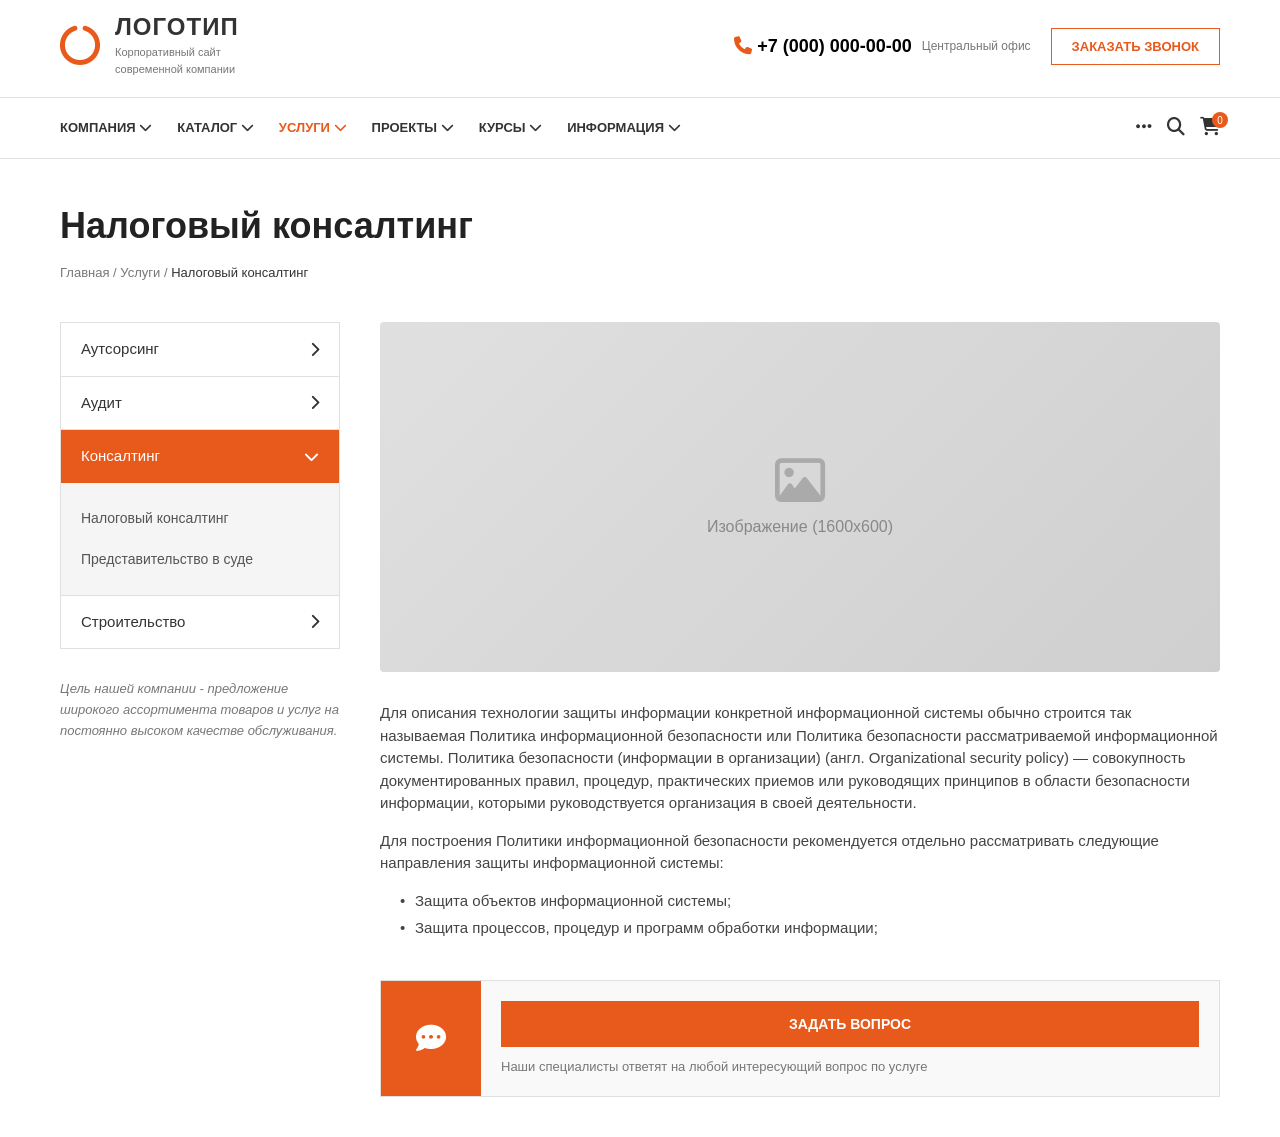
<file: index.html>
<!DOCTYPE html>
<html lang="ru">
<head>
    <meta charset="UTF-8">
    <meta name="viewport" content="width=device-width, initial-scale=1.0">
    <title>Логотип — Налоговый консалтинг</title>
    <link rel="stylesheet" href="style.css">
    <!-- Иконки (подключим шрифт, чтобы не тащить SVG) -->
    <link rel="stylesheet" href="https://cdnjs.cloudflare.com/ajax/libs/font-awesome/6.4.0/css/all.min.css">
</head>
<body>

    <!-- ШАПКА -->
    <header class="header">
        <div class="container header__container">
            <div class="logo">
                <div class="logo__icon"><i class="fa-solid fa-circle-notch"></i></div>
                <div class="logo__text">
                    <span class="logo__title">логотип</span>
                    <span class="logo__subtitle">Корпоративный сайт<br>современной компании</span>
                </div>
            </div>
            
            <div class="header__contacts">
                <a href="tel:+70000000000" class="header__phone">
                    <i class="fa-solid fa-phone"></i> +7 (000) 000-00-00
                </a>
                <span class="header__desc">Центральный офис</span>
                <button class="btn btn--outline">ЗАКАЗАТЬ ЗВОНОК</button>
            </div>
        </div>

        <!-- НАВИГАЦИЯ -->
        <nav class="nav">
            <div class="container nav__container">
                <ul class="nav__list">
                    <li><a href="#">КОМПАНИЯ <i class="fa-solid fa-chevron-down"></i></a></li>
                    <li><a href="#">КАТАЛОГ <i class="fa-solid fa-chevron-down"></i></a></li>
                    <li><a href="#" class="active">УСЛУГИ <i class="fa-solid fa-chevron-down"></i></a></li>
                    <li><a href="#">ПРОЕКТЫ <i class="fa-solid fa-chevron-down"></i></a></li>
                    <li><a href="#">КУРСЫ <i class="fa-solid fa-chevron-down"></i></a></li>
                    <li><a href="#">ИНФОРМАЦИЯ <i class="fa-solid fa-chevron-down"></i></a></li>
                </ul>
                <div class="nav__actions">
                    <button class="icon-btn"><i class="fa-solid fa-ellipsis"></i></button>
                    <button class="icon-btn"><i class="fa-solid fa-magnifying-glass"></i></button>
                    <button class="icon-btn cart-btn">
                        <i class="fa-solid fa-cart-shopping"></i>
                        <span class="cart-badge">0</span>
                    </button>
                </div>
            </div>
        </nav>
    </header>

    <!-- ОСНОВНОЙ КОНТЕНТ -->
    <main class="main">
        <div class="container">
            <!-- Хлебные крошки и заголовок -->
            <div class="page-header">
                <h1 class="page-title">Налоговый консалтинг</h1>
                <div class="breadcrumbs">
                    <a href="#">Главная</a> / <a href="#">Услуги</a> / <span>Налоговый консалтинг</span>
                </div>
            </div>

            <div class="layout">
                <!-- САЙДБАР -->
                <aside class="sidebar">
                    <ul class="sidebar__menu">
                        <li><a href="#">Аутсорсинг <i class="fa-solid fa-chevron-right"></i></a></li>
                        <li><a href="#">Аудит <i class="fa-solid fa-chevron-right"></i></a></li>
                        <li class="active">
                            <a href="#">Консалтинг <i class="fa-solid fa-chevron-down"></i></a>
                            <ul class="sidebar__submenu">
                                <li><a href="#">Налоговый консалтинг</a></li>
                                <li><a href="#">Представительство в суде</a></li>
                            </ul>
                        </li>
                        <li><a href="#">Строительство <i class="fa-solid fa-chevron-right"></i></a></li>
                    </ul>

                    <div class="sidebar__text">
                        <p>Цель нашей компании - предложение широкого ассортимента товаров и услуг на постоянно высоком качестве обслуживания.</p>
                    </div>
                </aside>

                <!-- КОНТЕНТ -->
                <div class="content">
                    <!-- Картинка-заглушка -->
                    <div class="content__image placeholder-img">
                        <!-- Здесь могла быть ваша картинка -->
                        <i class="fa-regular fa-image"></i>
                        <span>Изображение (1600x600)</span>
                    </div>

                    <div class="content__text">
                        <p>Для описания технологии защиты информации конкретной информационной системы обычно строится так называемая Политика информационной безопасности или Политика безопасности рассматриваемой информационной системы. Политика безопасности (информации в организации) (англ. Organizational security policy) — совокупность документированных правил, процедур, практических приемов или руководящих принципов в области безопасности информации, которыми руководствуется организация в своей деятельности.</p>
                        
                        <p>Для построения Политики информационной безопасности рекомендуется отдельно рассматривать следующие направления защиты информационной системы:</p>
                        <ul>
                            <li>Защита объектов информационной системы;</li>
                            <li>Защита процессов, процедур и программ обработки информации;</li>
                        </ul>
                    </div>

                    <!-- Блок с вопросом -->
                    <div class="ask-block">
                        <div class="ask-block__icon">
                            <i class="fa-solid fa-comment-dots"></i>
                        </div>
                        <div class="ask-block__text">
                            <button class="btn btn--primary">ЗАДАТЬ ВОПРОС</button>
                            <p>Наши специалисты ответят на любой интересующий вопрос по услуге</p>
                        </div>
                    </div>
                </div>
            </div>
        </div>
    </main>

</body>
</html>
</file>
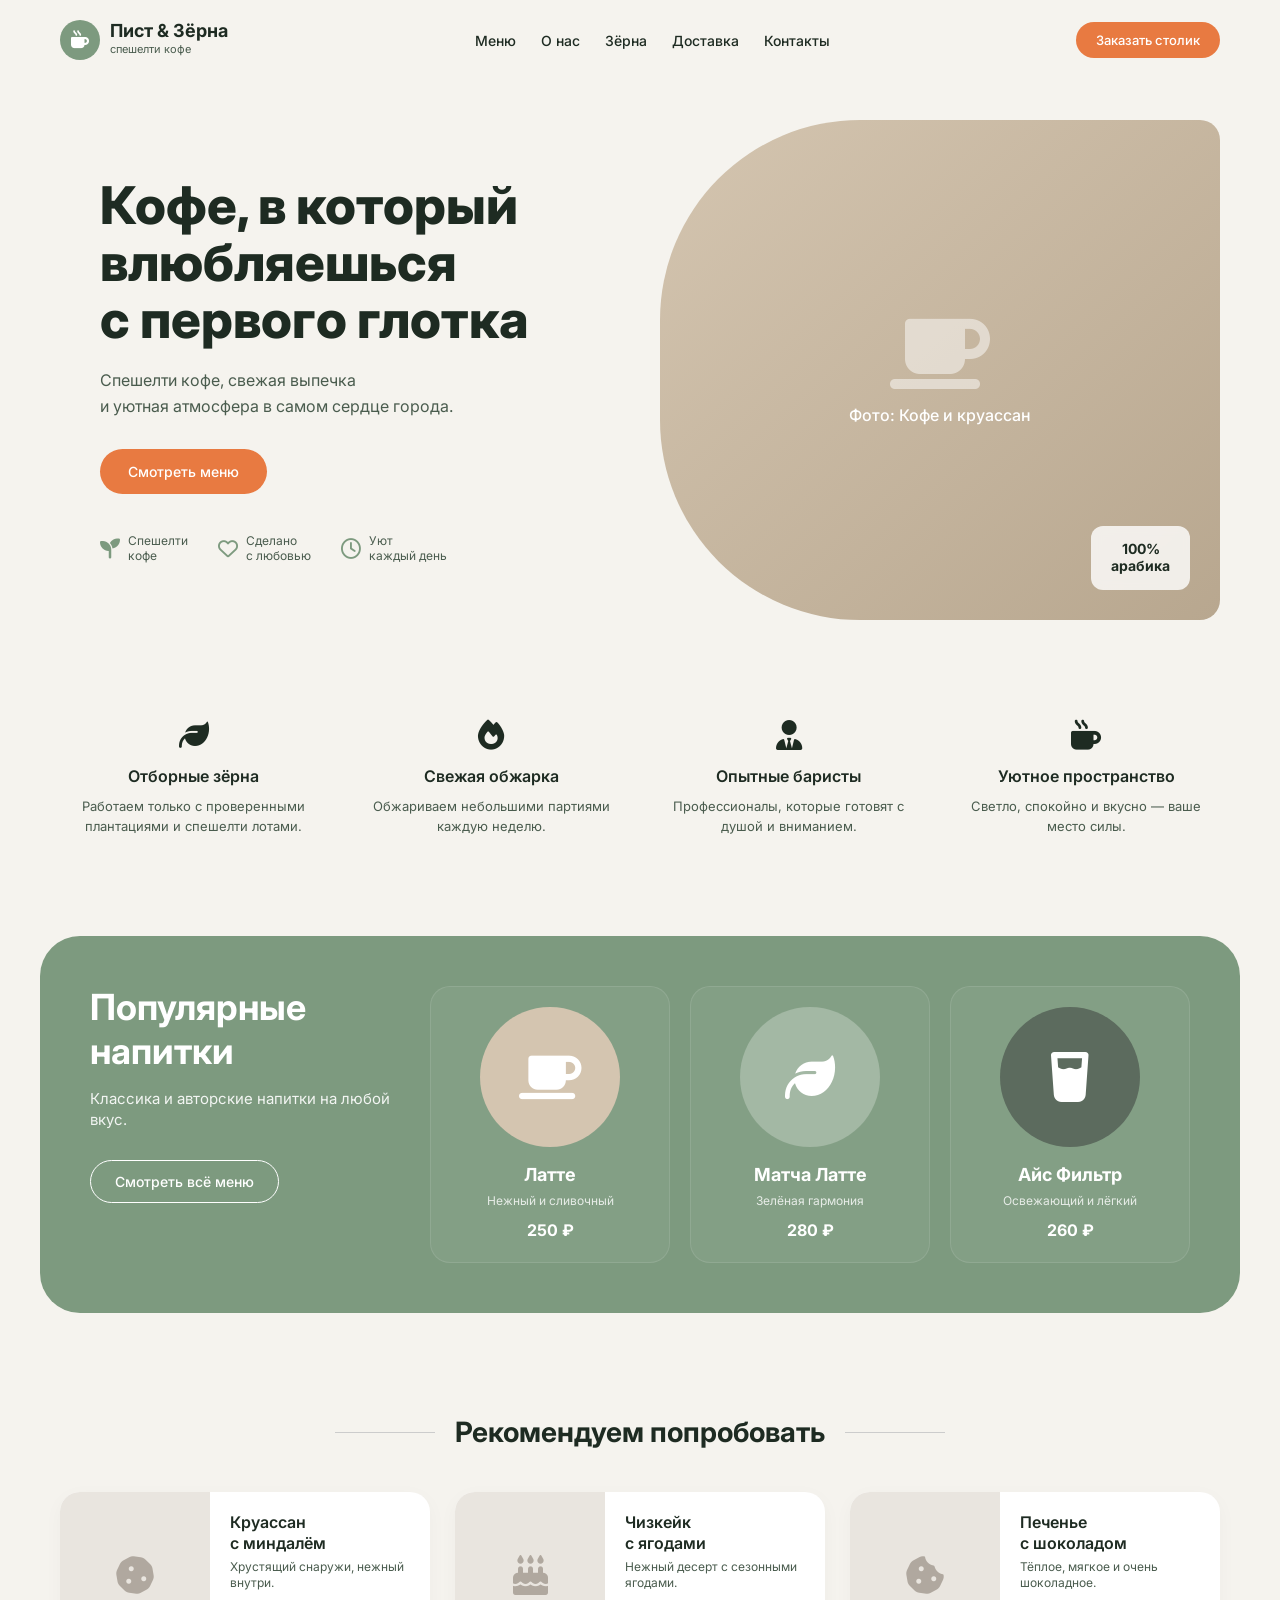
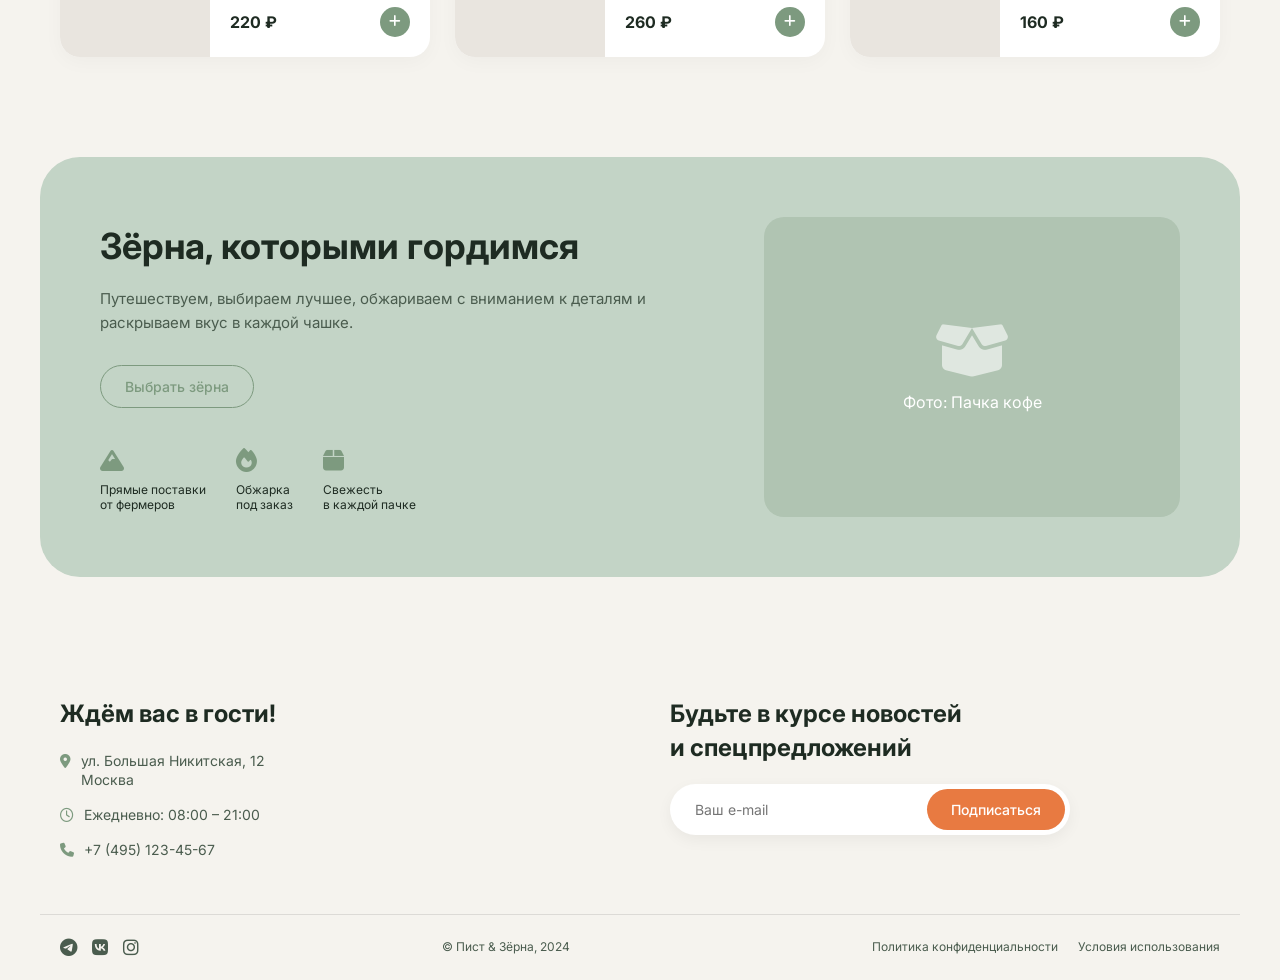
<file: index2.html>
<!DOCTYPE html>
<html lang="ru">
<head>
    <meta charset="UTF-8">
    <meta name="viewport" content="width=device-width, initial-scale=1.0">
    <title>Пист & Зёрна — Спешелти кофе</title>
    <!-- Ссылка на файл стилей style2.css -->
    <link rel="stylesheet" href="style2.css">
    <!-- Иконки FontAwesome -->
    <link rel="stylesheet" href="https://cdnjs.cloudflare.com/ajax/libs/font-awesome/6.4.0/css/all.min.css">
    <!-- Шрифт Inter -->
    <link rel="preconnect" href="https://fonts.googleapis.com">
    <link rel="preconnect" href="https://fonts.gstatic.com" crossorigin>
    <link href="https://fonts.googleapis.com/css2?family=Inter:wght@400;500;600;700;800&display=swap" rel="stylesheet">
</head>
<body>

    <!-- ШАПКА -->
    <header class="header">
        <div class="container header__container">
            <div class="logo">
                <div class="logo__icon"><i class="fa-solid fa-mug-hot"></i></div>
                <div class="logo__text">
                    <span class="logo__title">Пист & Зёрна</span>
                    <span class="logo__subtitle">спешелти кофе</span>
                </div>
            </div>
            <nav class="nav">
                <ul class="nav__list">
                    <li><a href="#">Меню</a></li>
                    <li><a href="#">О нас</a></li>
                    <li><a href="#">Зёрна</a></li>
                    <li><a href="#">Доставка</a></li>
                    <li><a href="#">Контакты</a></li>
                </ul>
            </nav>
            <button class="btn btn--primary btn--sm">Заказать столик</button>
        </div>
    </header>

    <main>
        <!-- ГЕРОЙ-БЛОК -->
        <section class="hero">
            <div class="container hero__container">
                <div class="hero__content">
                    <h1 class="hero__title">Кофе, в который<br>влюбляешься<br>с первого глотка</h1>
                    <p class="hero__desc">Спешелти кофе, свежая выпечка<br>и уютная атмосфера в самом сердце города.</p>
                    <button class="btn btn--primary">Смотреть меню</button>
                    
                    <div class="hero__features">
                        <div class="feature-item">
                            <i class="fa-solid fa-seedling"></i>
                            <span>Спешелти<br>кофе</span>
                        </div>
                        <div class="feature-item">
                            <i class="fa-regular fa-heart"></i>
                            <span>Сделано<br>с любовью</span>
                        </div>
                        <div class="feature-item">
                            <i class="fa-regular fa-clock"></i>
                            <span>Уют<br>каждый день</span>
                        </div>
                    </div>
                </div>
                <div class="hero__image-wrapper">
                    <!-- Заглушка вместо фото -->
                    <div class="image-placeholder hero__placeholder">
                        <i class="fa-solid fa-mug-saucer"></i>
                        <span>Фото: Кофе и круассан</span>
                    </div>
                    <div class="badge">100%<br>арабика</div>
                </div>
            </div>
        </section>

        <!-- БЛОК ПРЕИМУЩЕСТВ -->
        <section class="features">
            <div class="container features__grid">
                <div class="feature-card">
                    <i class="fa-solid fa-leaf feature-card__icon"></i>
                    <h3>Отборные зёрна</h3>
                    <p>Работаем только с проверенными плантациями и спешелти лотами.</p>
                </div>
                <div class="feature-card">
                    <i class="fa-solid fa-fire feature-card__icon"></i>
                    <h3>Свежая обжарка</h3>
                    <p>Обжариваем небольшими партиями каждую неделю.</p>
                </div>
                <div class="feature-card">
                    <i class="fa-solid fa-user-tie feature-card__icon"></i>
                    <h3>Опытные баристы</h3>
                    <p>Профессионалы, которые готовят с душой и вниманием.</p>
                </div>
                <div class="feature-card">
                    <i class="fa-solid fa-mug-hot feature-card__icon"></i>
                    <h3>Уютное пространство</h3>
                    <p>Светло, спокойно и вкусно — ваше место силы.</p>
                </div>
            </div>
        </section>

        <!-- ПОПУЛЯРНЫЕ НАПИТКИ -->
        <section class="drinks">
            <div class="container drinks__container">
                <div class="drinks__intro">
                    <h2>Популярные<br>напитки</h2>
                    <p>Классика и авторские напитки на любой вкус.</p>
                    <button class="btn btn--outline-white">Смотреть всё меню</button>
                </div>
                <div class="drinks__grid">
                    <!-- Карточка 1 -->
                    <div class="drink-card">
                        <div class="drink-card__img placeholder-circle"><i class="fa-solid fa-mug-saucer"></i></div>
                        <h4>Латте</h4>
                        <p>Нежный и сливочный</p>
                        <span class="drink-card__price">250 ₽</span>
                    </div>
                    <!-- Карточка 2 -->
                    <div class="drink-card">
                        <div class="drink-card__img placeholder-circle green"><i class="fa-solid fa-leaf"></i></div>
                        <h4>Матча Латте</h4>
                        <p>Зелёная гармония</p>
                        <span class="drink-card__price">280 ₽</span>
                    </div>
                    <!-- Карточка 3 -->
                    <div class="drink-card">
                        <div class="drink-card__img placeholder-circle dark"><i class="fa-solid fa-glass-water"></i></div>
                        <h4>Айс Фильтр</h4>
                        <p>Освежающий и лёгкий</p>
                        <span class="drink-card__price">260 ₽</span>
                    </div>
                </div>
            </div>
        </section>

        <!-- РЕКОМЕНДУЕМ -->
        <section class="recommend">
            <div class="container">
                <div class="section-title-wrapper">
                    <span class="line"></span>
                    <h2 class="section-title">Рекомендуем попробовать</h2>
                    <span class="line"></span>
                </div>
                <div class="recommend__grid">
                    <!-- Карточка 1 -->
                    <div class="rec-card">
                        <div class="rec-card__img placeholder-rect"><i class="fa-solid fa-cookie"></i></div>
                        <div class="rec-card__info">
                            <h4>Круассан<br>с миндалём</h4>
                            <p>Хрустящий снаружи, нежный внутри.</p>
                            <div class="rec-card__footer">
                                <span>220 ₽</span>
                                <button class="btn-add"><i class="fa-solid fa-plus"></i></button>
                            </div>
                        </div>
                    </div>
                    <!-- Карточка 2 -->
                    <div class="rec-card">
                        <div class="rec-card__img placeholder-rect"><i class="fa-solid fa-cake-candles"></i></div>
                        <div class="rec-card__info">
                            <h4>Чизкейк<br>с ягодами</h4>
                            <p>Нежный десерт с сезонными ягодами.</p>
                            <div class="rec-card__footer">
                                <span>260 ₽</span>
                                <button class="btn-add"><i class="fa-solid fa-plus"></i></button>
                            </div>
                        </div>
                    </div>
                    <!-- Карточка 3 -->
                    <div class="rec-card">
                        <div class="rec-card__img placeholder-rect"><i class="fa-solid fa-cookie-bite"></i></div>
                        <div class="rec-card__info">
                            <h4>Печенье<br>с шоколадом</h4>
                            <p>Тёплое, мягкое и очень шоколадное.</p>
                            <div class="rec-card__footer">
                                <span>160 ₽</span>
                                <button class="btn-add"><i class="fa-solid fa-plus"></i></button>
                            </div>
                        </div>
                    </div>
                </div>
            </div>
        </section>

        <!-- ЗЁРНА -->
        <section class="beans">
            <div class="container beans__container">
                <div class="beans__content">
                    <h2>Зёрна, которыми гордимся</h2>
                    <p>Путешествуем, выбираем лучшее, обжариваем с вниманием к деталям и раскрываем вкус в каждой чашке.</p>
                    <button class="btn btn--outline-white">Выбрать зёрна</button>
                    <div class="beans__features">
                        <div class="b-feature"><i class="fa-solid fa-mountain"></i><span>Прямые поставки<br>от фермеров</span></div>
                        <div class="b-feature"><i class="fa-solid fa-fire"></i><span>Обжарка<br>под заказ</span></div>
                        <div class="b-feature"><i class="fa-solid fa-box"></i><span>Свежесть<br>в каждой пачке</span></div>
                    </div>
                </div>
                <div class="beans__image">
                    <!-- Заглушка вместо фото пачки -->
                    <div class="placeholder-pack">
                        <i class="fa-solid fa-box-open"></i>
                        <span>Фото: Пачка кофе</span>
                    </div>
                </div>
            </div>
        </section>

        <!-- ПОДВАЛ -->
        <footer class="footer">
            <div class="container footer__top">
                <div class="footer__contact">
                    <h3>Ждём вас в гости!</h3>
                    <ul class="contact-list">
                        <li><i class="fa-solid fa-location-dot"></i> ул. Большая Никитская, 12<br>Москва</li>
                        <li><i class="fa-regular fa-clock"></i> Ежедневно: 08:00 – 21:00</li>
                        <li><i class="fa-solid fa-phone"></i> +7 (495) 123-45-67</li>
                    </ul>
                </div>
                <div class="footer__subscribe">
                    <h3>Будьте в курсе новостей<br>и спецпредложений</h3>
                    <form class="subscribe-form">
                        <input type="email" placeholder="Ваш e-mail" required>
                        <button type="submit" class="btn btn--primary">Подписаться</button>
                    </form>
                </div>
            </div>
            <div class="container footer__bottom">
                <div class="socials">
                    <a href="#"><i class="fa-brands fa-telegram"></i></a>
                    <a href="#"><i class="fa-brands fa-vk"></i></a>
                    <a href="#"><i class="fa-brands fa-instagram"></i></a>
                </div>
                <p class="copyright">© Пист & Зёрна, 2024</p>
                <div class="legal-links">
                    <a href="#">Политика конфиденциальности</a>
                    <a href="#">Условия использования</a>
                </div>
            </div>
        </footer>
    </main>

</body>
</html>
</file>
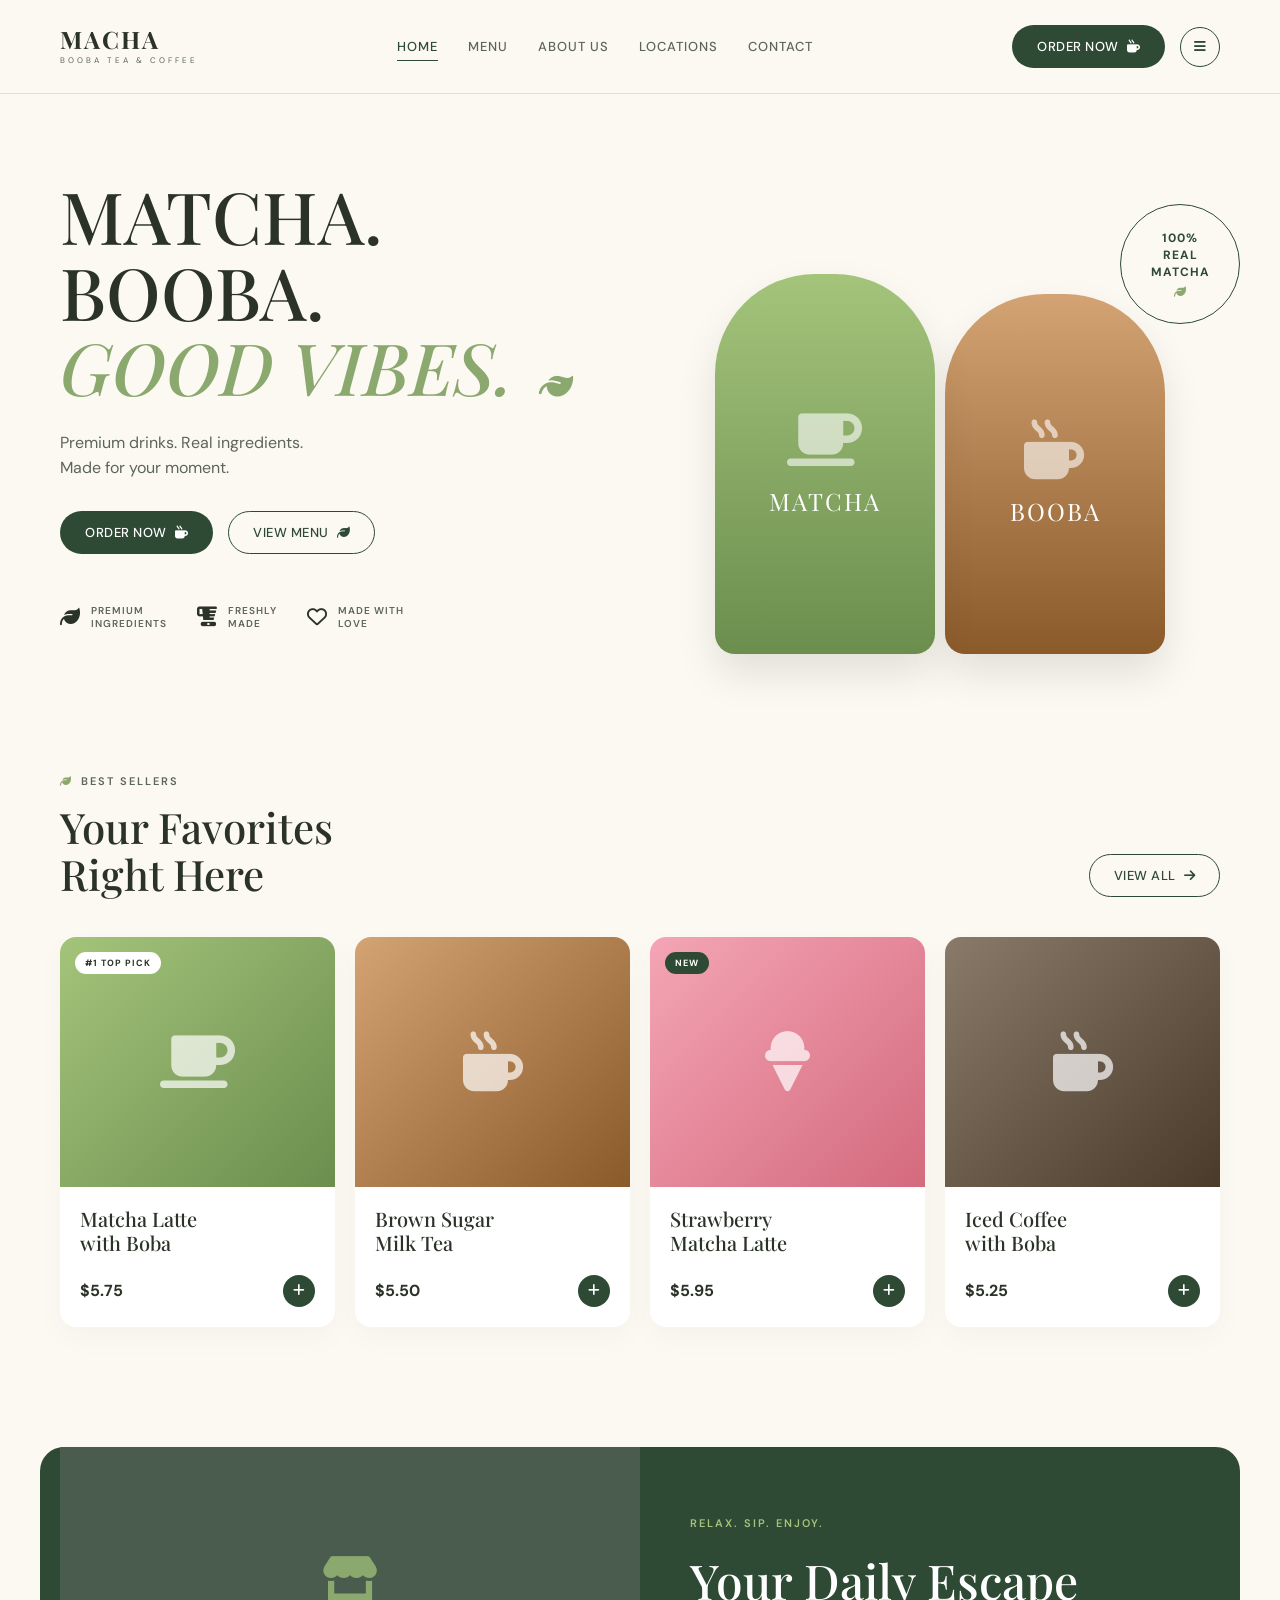
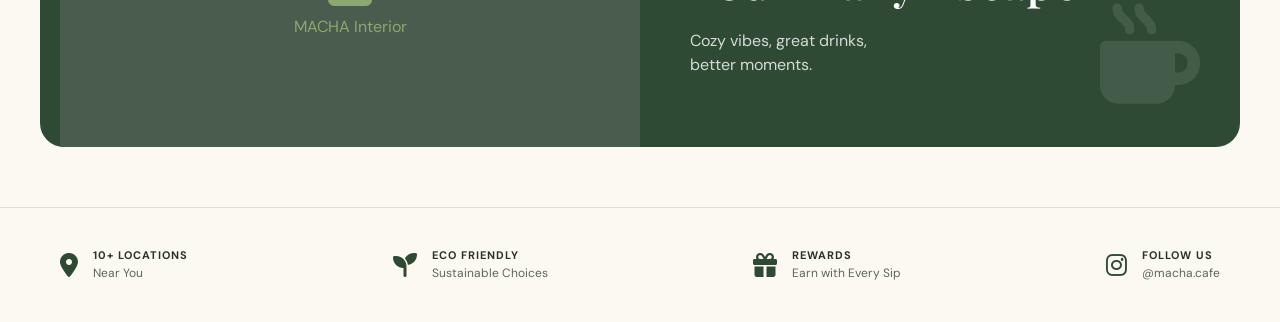
<file: index3.html>
<!DOCTYPE html>
<html lang="en">
<head>
    <meta charset="UTF-8">
    <meta name="viewport" content="width=device-width, initial-scale=1.0">
    <title>Macha - Boba Tea & Coffee</title>
    <link rel="stylesheet" href="style3.css">
    <!-- Иконки -->
    <link rel="stylesheet" href="https://cdnjs.cloudflare.com/ajax/libs/font-awesome/6.4.0/css/all.min.css">
    <!-- Шрифты -->
    <link href="https://fonts.googleapis.com/css2?family=DM+Sans:wght@400;500;700&family=Playfair+Display:ital,wght@0,400;0,600;0,700;1,400&display=swap" rel="stylesheet">
</head>
<body>

    <!-- ШАПКА -->
    <header class="header">
        <div class="container header__container">
            <div class="logo">
                <span class="logo__title">MACHA</span>
                <span class="logo__subtitle">BOOBA TEA & COFFEE</span>
            </div>
            <nav class="nav">
                <ul class="nav__list">
                    <li><a href="#" class="active">HOME</a></li>
                    <li><a href="#">MENU</a></li>
                    <li><a href="#">ABOUT US</a></li>
                    <li><a href="#">LOCATIONS</a></li>
                    <li><a href="#">CONTACT</a></li>
                </ul>
            </nav>
            <div class="header__actions">
                <button class="btn btn--dark">ORDER NOW <i class="fa-solid fa-mug-hot"></i></button>
                <button class="btn-icon"><i class="fa-solid fa-bars"></i></button>
            </div>
        </div>
    </header>

    <!-- ГЕРОЙ-БЛОК -->
    <section class="hero">
        <div class="container hero__container">
            <div class="hero__content">
                <h1 class="hero__title">
                    MATCHA.<br>
                    BOOBA.<br>
                    <span class="italic-green">GOOD VIBES.</span>
                    <i class="fa-solid fa-leaf leaf-icon"></i>
                </h1>
                <p class="hero__desc">Premium drinks. Real ingredients.<br>Made for your moment.</p>
                
                <div class="hero__buttons">
                    <button class="btn btn--dark">ORDER NOW <i class="fa-solid fa-mug-hot"></i></button>
                    <button class="btn btn--outline">VIEW MENU <i class="fa-solid fa-leaf"></i></button>
                </div>

                <div class="hero__features">
                    <div class="feature">
                        <i class="fa-solid fa-leaf"></i>
                        <span>PREMIUM<br>INGREDIENTS</span>
                    </div>
                    <div class="feature">
                        <i class="fa-solid fa-blender"></i>
                        <span>FRESHLY<br>MADE</span>
                    </div>
                    <div class="feature">
                        <i class="fa-regular fa-heart"></i>
                        <span>MADE WITH<br>LOVE</span>
                    </div>
                </div>
            </div>

            <div class="hero__images">
                <!-- Заглушки вместо фото -->
                <div class="drink-placeholder drink-green">
                    <i class="fa-solid fa-mug-saucer"></i>
                    <span>MATCHA</span>
                </div>
                <div class="drink-placeholder drink-brown">
                    <i class="fa-solid fa-mug-hot"></i>
                    <span>BOOBA</span>
                </div>
                <!-- Круглый бейдж -->
                <div class="circle-badge">
                    <span>100%<br>REAL<br>MATCHA</span>
                    <i class="fa-solid fa-leaf"></i>
                </div>
            </div>
        </div>
    </section>

    <!-- БЕСТСЕЛЛЕРЫ -->
    <section class="bestsellers">
        <div class="container">
            <div class="section-header">
                <div class="section-title-group">
                    <span class="label"><i class="fa-solid fa-leaf"></i> BEST SELLERS</span>
                    <h2 class="section-title">Your Favorites<br>Right Here</h2>
                </div>
                <button class="btn btn--outline">VIEW ALL <i class="fa-solid fa-arrow-right"></i></button>
            </div>

            <div class="products-grid">
                <!-- Товар 1 -->
                <div class="product-card">
                    <div class="product-img placeholder-green">
                        <span class="tag tag--top">#1 TOP PICK</span>
                        <i class="fa-solid fa-mug-saucer"></i>
                    </div>
                    <div class="product-info">
                        <h3>Matcha Latte<br>with Boba</h3>
                        <div class="product-bottom">
                            <span class="price">$5.75</span>
                            <button class="btn-add"><i class="fa-solid fa-plus"></i></button>
                        </div>
                    </div>
                </div>
                <!-- Товар 2 -->
                <div class="product-card">
                    <div class="product-img placeholder-brown">
                        <i class="fa-solid fa-mug-hot"></i>
                    </div>
                    <div class="product-info">
                        <h3>Brown Sugar<br>Milk Tea</h3>
                        <div class="product-bottom">
                            <span class="price">$5.50</span>
                            <button class="btn-add"><i class="fa-solid fa-plus"></i></button>
                        </div>
                    </div>
                </div>
                <!-- Товар 3 -->
                <div class="product-card">
                    <div class="product-img placeholder-pink">
                        <span class="tag tag--new">NEW</span>
                        <i class="fa-solid fa-ice-cream"></i>
                    </div>
                    <div class="product-info">
                        <h3>Strawberry<br>Matcha Latte</h3>
                        <div class="product-bottom">
                            <span class="price">$5.95</span>
                            <button class="btn-add"><i class="fa-solid fa-plus"></i></button>
                        </div>
                    </div>
                </div>
                <!-- Товар 4 -->
                <div class="product-card">
                    <div class="product-img placeholder-dark">
                        <i class="fa-solid fa-mug-hot"></i>
                    </div>
                    <div class="product-info">
                        <h3>Iced Coffee<br>with Boba</h3>
                        <div class="product-bottom">
                            <span class="price">$5.25</span>
                            <button class="btn-add"><i class="fa-solid fa-plus"></i></button>
                        </div>
                    </div>
                </div>
            </div>
        </div>
    </section>

    <!-- БАННЕР -->
    <section class="banner">
        <div class="container banner__container">
            <div class="banner__image">
                <!-- Заглушка вместо фото интерьера -->
                <div class="placeholder-interior">
                    <i class="fa-solid fa-store"></i>
                    <span>MACHA Interior</span>
                </div>
            </div>
            <div class="banner__content">
                <span class="label label--white">RELAX. SIP. ENJOY.</span>
                <h2>Your Daily Escape</h2>
                <p>Cozy vibes, great drinks,<br>better moments.</p>
                <!-- Векторный стаканчик (нарисован через CSS) -->
                <div class="banner__illustration">
                    <i class="fa-solid fa-mug-hot"></i>
                </div>
            </div>
        </div>
    </section>

    <!-- ПОДВАЛ -->
    <footer class="footer">
        <div class="container footer__container">
            <div class="footer-item">
                <i class="fa-solid fa-location-dot"></i>
                <div>
                    <h4>10+ LOCATIONS</h4>
                    <p>Near You</p>
                </div>
            </div>
            <div class="footer-item">
                <i class="fa-solid fa-seedling"></i>
                <div>
                    <h4>ECO FRIENDLY</h4>
                    <p>Sustainable Choices</p>
                </div>
            </div>
            <div class="footer-item">
                <i class="fa-solid fa-gift"></i>
                <div>
                    <h4>REWARDS</h4>
                    <p>Earn with Every Sip</p>
                </div>
            </div>
            <div class="footer-item">
                <i class="fa-brands fa-instagram"></i>
                <div>
                    <h4>FOLLOW US</h4>
                    <p>@macha.cafe</p>
                </div>
            </div>
        </div>
    </footer>

</body>
</html>
</file>
<file: style.css>
/* БАЗА */
* {
    margin: 0;
    padding: 0;
    box-sizing: border-box;
    font-family: 'Segoe UI', Tahoma, Geneva, Verdana, sans-serif;
}

body {
    background-color: #ffffff;
    color: #333;
    line-height: 1.5;
}

a { text-decoration: none; color: inherit; }
ul { list-style: none; }

.container {
    max-width: 1200px;
    margin: 0 auto;
    padding: 0 20px;
}

:root {
    --primary-orange: #e85a1b;
    --primary-hover: #cf4e14;
    --gray-light: #f5f5f5;
    --gray-border: #e0e0e0;
    --text-gray: #777;
}

/* КНОПКИ */
.btn {
    padding: 10px 20px;
    border: none;
    cursor: pointer;
    font-weight: 600;
    font-size: 13px;
    transition: 0.3s;
}

.btn--outline {
    background: transparent;
    border: 1px solid var(--primary-orange);
    color: var(--primary-orange);
    text-transform: uppercase;
}
.btn--outline:hover { background: var(--primary-orange); color: #fff; }

.btn--primary {
    background: var(--primary-orange);
    color: #fff;
    text-transform: uppercase;
    width: 100%;
    padding: 15px;
    font-size: 14px;
}
.btn--primary:hover { background: var(--primary-hover); }

/* ШАПКА */
.header {
    border-bottom: 1px solid var(--gray-border);
    padding-top: 15px;
}

.header__container {
    display: flex;
    justify-content: space-between;
    align-items: center;
    padding-bottom: 20px;
    flex-wrap: wrap; /* Добавлено для адаптива */
    gap: 15px;
}

.logo { display: flex; align-items: center; gap: 15px; }
.logo__icon { font-size: 40px; color: var(--primary-orange); }
.logo__title { font-size: 24px; font-weight: 800; display: block; line-height: 1; letter-spacing: 1px; text-transform: uppercase; }
.logo__subtitle { font-size: 11px; color: var(--text-gray); display: block; margin-top: 5px; }

.header__contacts {
    display: flex;
    align-items: center;
    gap: 20px;
    flex-wrap: wrap; /* Для адаптива */
}

.header__phone { font-size: 18px; font-weight: 600; color: #000; }
.header__phone i { color: var(--primary-orange); }
.header__desc { font-size: 12px; color: var(--text-gray); margin-left: -10px; }

/* НАВИГАЦИЯ */
.nav { border-top: 1px solid var(--gray-border); }

.nav__container {
    display: flex;
    justify-content: space-between;
    align-items: center;
    padding: 0 20px;
    flex-wrap: wrap; /* Для адаптива */
    gap: 10px;
}

.nav__list { display: flex; gap: 25px; flex-wrap: wrap; justify-content: center; }
.nav__list a { font-size: 13px; font-weight: 600; text-transform: uppercase; padding: 20px 0; display: inline-block; transition: 0.2s; }
.nav__list a:hover, .nav__list a.active { color: var(--primary-orange); }

.nav__actions { display: flex; gap: 15px; padding: 10px 0; }

.icon-btn { background: none; border: none; font-size: 18px; cursor: pointer; color: #333; position: relative; }

.cart-badge {
    position: absolute; top: -5px; right: -8px;
    background: var(--primary-orange); color: #fff;
    font-size: 10px; width: 16px; height: 16px;
    border-radius: 50%; display: flex; align-items: center; justify-content: center;
}

/* КОНТЕНТ */
.main { padding: 40px 0; }
.page-title { font-size: 36px; font-weight: 600; margin-bottom: 10px; color: #222; }

.breadcrumbs { font-size: 13px; color: var(--text-gray); margin-bottom: 40px; flex-wrap: wrap; }
.breadcrumbs a { color: var(--text-gray); }
.breadcrumbs a:hover { color: var(--primary-orange); }
.breadcrumbs span { color: #333; }

/* СЕТКА */
.layout {
    display: grid;
    grid-template-columns: 280px 1fr;
    gap: 40px;
}

/* САЙДБАР */
.sidebar__menu { border: 1px solid var(--gray-border); }
.sidebar__menu > li { border-bottom: 1px solid var(--gray-border); }
.sidebar__menu > li:last-child { border-bottom: none; }

.sidebar__menu > li > a {
    display: flex; justify-content: space-between; align-items: center;
    padding: 15px 20px; font-size: 15px; font-weight: 500; transition: 0.2s;
}
.sidebar__menu > li > a:hover { background: var(--gray-light); }
.sidebar__menu > li.active > a { background: var(--primary-orange); color: #fff; }

.sidebar__submenu { background: var(--gray-light); padding: 15px 0; }
.sidebar__submenu li a { display: block; padding: 10px 20px; font-size: 14px; color: #555; }
.sidebar__submenu li a:hover { color: var(--primary-orange); }

.sidebar__text { margin-top: 30px; font-style: italic; font-size: 13px; color: var(--text-gray); line-height: 1.6; }

/* КОНТЕНТ */
.placeholder-img {
    width: 100%; height: 350px;
    background: linear-gradient(135deg, #e0e0e0 0%, #cfcfcf 100%);
    display: flex; flex-direction: column; align-items: center; justify-content: center;
    color: #888; font-size: 16px; margin-bottom: 30px; border-radius: 4px;
}
.placeholder-img i { font-size: 50px; margin-bottom: 10px; color: #aaa; }

.content__text p { margin-bottom: 15px; font-size: 15px; color: #444; }
.content__text ul { padding-left: 20px; margin-bottom: 30px; }
.content__text ul li { margin-bottom: 5px; font-size: 15px; color: #444; position: relative; padding-left: 15px; }
.content__text ul li::before { content: '•'; color: #444; position: absolute; left: 0; }

/* БЛОК ВОПРОСА */
.ask-block { display: flex; background: #f9f9f9; border: 1px solid var(--gray-border); margin-top: 40px; flex-wrap: wrap; }
.ask-block__icon { background: var(--primary-orange); color: #fff; font-size: 30px; width: 100px; display: flex; align-items: center; justify-content: center; flex-shrink: 0; }
.ask-block__text { padding: 20px; display: flex; flex-direction: column; gap: 10px; flex-grow: 1; }
.ask-block__text p { font-size: 13px; color: var(--text-gray); }

/* АДАПТИВ (ИСПРАВЛЕННЫЙ) */
@media (max-width: 900px) {
    .layout { grid-template-columns: 1fr; }
    .header__container { flex-direction: column; align-items: flex-start; }
    .header__contacts { width: 100%; justify-content: space-between; }
    .nav__container { flex-direction: column; align-items: flex-start; padding: 10px 20px; }
    .nav__list { padding: 10px 0; }
    .nav__actions { width: 100%; justify-content: flex-end; border-top: 1px solid var(--gray-border); padding-top: 10px; }
}

@media (max-width: 600px) {
    .page-title { font-size: 26px; }
    .placeholder-img { height: 200px; font-size: 14px; }
    .placeholder-img i { font-size: 40px; }
    .header__contacts { flex-direction: column; align-items: flex-start; gap: 10px; }
    .header__desc { margin-left: 0; }
    .ask-block__icon { width: 100%; height: 80px; } /* Иконка на всю ширину */
    .ask-block__text { text-align: center; }
    .btn--outline { width: 100%; text-align: center; }
}
</file>
<file: style2.css>
/* БАЗА И ПЕРЕМЕННЫЕ */
:root {
    --bg-light: #f5f3ee;
    --bg-green-light: #c3d4c6;
    --bg-green-dark: #7d9a7f;
    --bg-orange: #e87a41;
    --bg-orange-hover: #d66a34;
    --text-dark: #1e2b22;
    --text-light: #4a5c4e;
    --white: #ffffff;
}

* {
    margin: 0;
    padding: 0;
    box-sizing: border-box;
    font-family: 'Inter', sans-serif;
}

body {
    background-color: var(--bg-light);
    color: var(--text-dark);
    line-height: 1.4;
}

a { text-decoration: none; color: inherit; }
ul { list-style: none; }

.container {
    max-width: 1200px;
    margin: 0 auto;
    padding: 0 20px;
}

/* КНОПКИ */
.btn {
    border: none;
    cursor: pointer;
    font-weight: 500;
    transition: 0.3s;
    border-radius: 50px;
    font-size: 14px;
}

.btn--primary {
    background: var(--bg-orange);
    color: var(--white);
    padding: 14px 28px;
}
.btn--primary:hover { background: var(--bg-orange-hover); }

.btn--sm { padding: 10px 20px; font-size: 13px; }

.btn--outline-white {
    background: transparent;
    border: 1px solid var(--white);
    color: var(--white);
    padding: 12px 24px;
}
.btn--outline-white:hover { background: var(--white); color: var(--bg-green-dark); }

/* ШАПКА */
.header { padding: 20px 0; }

.header__container {
    display: flex;
    justify-content: space-between;
    align-items: center;
    flex-wrap: wrap; /* Добавлено для переноса на мобилке */
    gap: 15px;
}

.logo { display: flex; align-items: center; gap: 10px; }

.logo__icon {
    width: 40px;
    height: 40px;
    background: var(--bg-green-dark);
    color: var(--white);
    border-radius: 50%;
    display: flex;
    align-items: center;
    justify-content: center;
    font-size: 18px;
}

.logo__title { font-weight: 700; font-size: 18px; display: block; line-height: 1; }
.logo__subtitle { font-size: 11px; color: var(--text-light); display: block; margin-top: 2px; }

.nav__list { display: flex; gap: 25px; flex-wrap: wrap; justify-content: center; }
.nav__list a { font-size: 14px; font-weight: 500; color: var(--text-dark); transition: color 0.2s; }
.nav__list a:hover { color: var(--bg-orange); }

/* ГЕРОЙ */
.hero { padding: 40px 0 60px; position: relative; }

.hero__container {
    display: grid;
    grid-template-columns: 1fr 1fr;
    gap: 40px;
    align-items: center;
}

.hero__content { padding-left: 40px; }

.hero__title { font-size: 52px; font-weight: 800; line-height: 1.1; margin-bottom: 20px; color: var(--text-dark); }
.hero__desc { font-size: 16px; color: var(--text-light); margin-bottom: 30px; line-height: 1.6; }

.hero__features { display: flex; gap: 30px; margin-top: 40px; flex-wrap: wrap; }

.feature-item { display: flex; align-items: center; gap: 8px; font-size: 12px; color: var(--text-light); line-height: 1.2; }
.feature-item i { font-size: 20px; color: var(--bg-green-dark); }

.hero__image-wrapper { position: relative; height: 500px; border-radius: 200px 20px 20px 200px; overflow: hidden; }

.image-placeholder {
    width: 100%; height: 100%;
    background: #e0e0e0;
    display: flex; flex-direction: column; align-items: center; justify-content: center;
    color: #888; font-size: 16px; gap: 10px;
}
.hero__placeholder { background: linear-gradient(to bottom right, #d4c5b0, #b8a78f); color: #fff; }
.hero__placeholder i { font-size: 80px; opacity: 0.5; }
.hero__placeholder span { font-weight: 500; }

.badge {
    position: absolute; bottom: 30px; right: 30px;
    background: rgba(255, 255, 255, 0.8); backdrop-filter: blur(5px);
    padding: 15px 20px; border-radius: 12px;
    font-size: 14px; font-weight: 700; color: var(--text-dark);
    text-align: center; line-height: 1.2;
}

/* ПРЕИМУЩЕСТВА */
.features { padding: 40px 0; }
.features__grid { display: grid; grid-template-columns: repeat(4, 1fr); gap: 30px; }

.feature-card { text-align: center; }
.feature-card__icon { font-size: 30px; color: var(--text-dark); margin-bottom: 15px; }
.feature-card h3 { font-size: 16px; margin-bottom: 10px; font-weight: 600; }
.feature-card p { font-size: 13px; color: var(--text-light); line-height: 1.5; }

/* ПОПУЛЯРНЫЕ НАПИТКИ */
.drinks { padding: 60px 0; }

.drinks__container {
    background: var(--bg-green-dark);
    border-radius: 40px;
    padding: 50px;
    display: grid;
    grid-template-columns: 300px 1fr;
    gap: 40px;
    color: var(--white);
}

.drinks__intro h2 { font-size: 36px; line-height: 1.2; margin-bottom: 15px; }
.drinks__intro p { font-size: 15px; opacity: 0.9; margin-bottom: 30px; }

.drinks__grid { display: grid; grid-template-columns: repeat(3, 1fr); gap: 20px; }

.drink-card {
    text-align: center;
    background: rgba(255, 255, 255, 0.05);
    border-radius: 20px;
    padding: 20px;
    border: 1px solid rgba(255, 255, 255, 0.1);
}

.placeholder-circle {
    width: 140px; height: 140px; border-radius: 50%;
    margin: 0 auto 15px;
    background: #d4c5b0;
    display: flex; align-items: center; justify-content: center;
    font-size: 50px; color: #fff;
}
.placeholder-circle.green { background: #a3b8a4; }
.placeholder-circle.dark { background: #5c6b5e; }

.drink-card h4 { font-size: 18px; margin-bottom: 5px; }
.drink-card p { font-size: 12px; opacity: 0.8; margin-bottom: 10px; }
.drink-card__price { font-size: 16px; font-weight: 700; }

/* РЕКОМЕНДУЕМ */
.recommend { padding: 40px 0; }

.section-title-wrapper {
    display: flex; align-items: center; justify-content: center;
    gap: 20px; margin-bottom: 40px;
}

.line { height: 1px; background: #ccc; width: 100px; }
.section-title { font-size: 28px; font-weight: 700; color: var(--text-dark); text-align: center; }

.recommend__grid { display: grid; grid-template-columns: repeat(3, 1fr); gap: 25px; }

.rec-card {
    background: #ffffff;
    border-radius: 20px;
    display: flex;
    flex-direction: row;
    overflow: hidden;
    box-shadow: 0 5px 20px rgba(0,0,0,0.03);
}

.placeholder-rect {
    width: 150px;
    background: #e9e5df;
    display: flex; align-items: center; justify-content: center;
    font-size: 40px; color: #b0a89f; flex-shrink: 0;
}

.rec-card__info { padding: 20px; display: flex; flex-direction: column; justify-content: space-between; }
.rec-card__info h4 { font-size: 16px; font-weight: 600; margin-bottom: 5px; line-height: 1.3; }
.rec-card__info p { font-size: 12px; color: var(--text-light); line-height: 1.4; margin-bottom: 15px; }

.rec-card__footer { display: flex; justify-content: space-between; align-items: center; }
.rec-card__footer span { font-size: 16px; font-weight: 700; }

.btn-add {
    width: 30px; height: 30px; border-radius: 50%;
    background: var(--bg-green-dark); color: var(--white);
    border: none; cursor: pointer;
    display: flex; align-items: center; justify-content: center;
    transition: 0.2s;
}
.btn-add:hover { background: var(--bg-orange); }

/* ЗЁРНА */
.beans { padding: 60px 0; }

.beans__container {
    background: var(--bg-green-light);
    border-radius: 40px;
    padding: 60px;
    display: grid;
    grid-template-columns: 1.2fr 0.8fr;
    gap: 40px;
    align-items: center;
}

.beans__content h2 { font-size: 36px; margin-bottom: 15px; color: var(--text-dark); }
.beans__content p { font-size: 15px; color: var(--text-light); margin-bottom: 30px; line-height: 1.6; }

.beans__content .btn--outline-white {
    border-color: var(--bg-green-dark);
    color: var(--bg-green-dark);
    margin-bottom: 40px;
}
.beans__content .btn--outline-white:hover { background: var(--bg-green-dark); color: var(--white); }

.beans__features { display: flex; gap: 30px; flex-wrap: wrap; }

.b-feature { display: flex; flex-direction: column; gap: 10px; font-size: 12px; color: var(--text-dark); line-height: 1.3; }
.b-feature i { font-size: 24px; color: var(--bg-green-dark); }

.beans__image { height: 300px; }

.placeholder-pack {
    height: 100%;
    background: #b0c4b2;
    border-radius: 20px;
    display: flex; flex-direction: column; align-items: center; justify-content: center;
    color: var(--white); font-size: 16px; gap: 10px;
}
.placeholder-pack i { font-size: 60px; opacity: 0.6; }

/* ПОДВАЛ */
.footer { padding: 60px 0 20px; }

.footer__top {
    display: grid;
    grid-template-columns: 1fr 1fr;
    gap: 60px;
    padding-bottom: 40px;
    border-bottom: 1px solid rgba(0,0,0,0.1);
}

.footer__contact h3, .footer__subscribe h3 { font-size: 24px; margin-bottom: 20px; color: var(--text-dark); }

.contact-list li {
    display: flex; align-items: flex-start; gap: 10px;
    font-size: 14px; color: var(--text-light);
    margin-bottom: 15px; line-height: 1.4;
}
.contact-list i { color: var(--bg-green-dark); margin-top: 3px; }

.subscribe-form {
    display: flex;
    background: var(--white);
    border-radius: 50px;
    padding: 5px;
    box-shadow: 0 5px 15px rgba(0,0,0,0.05);
    max-width: 400px;
}

.subscribe-form input {
    flex-grow: 1;
    border: none; background: transparent;
    padding: 10px 20px; font-size: 14px;
    outline: none; border-radius: 50px;
    min-width: 0; /* Важно для сжатия инпута на мобилке */
}

.subscribe-form .btn { padding: 12px 24px; white-space: nowrap; }

.footer__bottom {
    display: flex; justify-content: space-between; align-items: center;
    padding-top: 20px; font-size: 12px; color: var(--text-light);
    flex-wrap: wrap; gap: 15px;
}

.socials { display: flex; gap: 15px; }
.socials a { color: var(--text-light); font-size: 18px; transition: 0.2s; }
.socials a:hover { color: var(--bg-orange); }

.legal-links { display: flex; gap: 20px; flex-wrap: wrap; }
.legal-links a:hover { color: var(--text-dark); }

/* ========================================= */
/* АДАПТИВ (ИСПРАВЛЕННЫЙ И ПОЛНЫЙ)           */
/* ========================================= */

/* Планшеты и небольшие ноутбуки */
@media (max-width: 992px) {
    .hero__container { grid-template-columns: 1fr; text-align: center; }
    .hero__content { padding-left: 0; }
    .hero__image-wrapper { height: 350px; border-radius: 40px; max-width: 500px; margin: 0 auto; width: 100%; }
    .hero__features { justify-content: center; }
    
    .features__grid { grid-template-columns: 1fr 1fr; gap: 20px; }
    
    .drinks__container { grid-template-columns: 1fr; padding: 30px; }
    
    .recommend__grid { grid-template-columns: 1fr; }
    .rec-card { flex-direction: row; } /* Оставляем в ряд на планшете */
    
    .beans__container { grid-template-columns: 1fr; padding: 30px; text-align: center; }
    .beans__image { height: 250px; max-width: 400px; margin: 0 auto; width: 100%; }
    .beans__features { justify-content: center; }
    
    .footer__top { grid-template-columns: 1fr; gap: 30px; text-align: center; }
    .contact-list li { justify-content: center; }
    .subscribe-form { margin: 0 auto; }
}

/* Телефоны (вертикальная ориентация) */
@media (max-width: 768px) {
    .header__container { flex-direction: column; gap: 15px; }
    .nav__list { flex-wrap: wrap; justify-content: center; gap: 15px; }
    
    .hero__title { font-size: 32px; }
    .hero__desc { font-size: 15px; }
    .hero__features { flex-wrap: wrap; justify-content: center; gap: 15px; }
    
    .features__grid { grid-template-columns: 1fr; } /* Преимущества в одну колонку */
    
    .drinks__grid { grid-template-columns: 1fr; } /* Напитки в одну колонку */
    .placeholder-circle { width: 120px; height: 120px; font-size: 40px; }
    
    .section-title { font-size: 24px; }
    .line { width: 50px; }
    
    .rec-card { flex-direction: column; } /* Карточки десертов в колонку */
    .placeholder-rect { width: 100%; height: 150px; }
    
    .beans__content h2 { font-size: 28px; }
    .beans__features { gap: 15px; }
    
    .footer__bottom { flex-direction: column; gap: 15px; text-align: center; }
    .legal-links { justify-content: center; }
    
    /* Форма подписки на мобилке в столбик */
    .subscribe-form { 
        flex-direction: column; 
        background: transparent; 
        box-shadow: none; 
        gap: 10px; 
    }
    .subscribe-form input { 
        background: #fff; 
        border-radius: 50px; 
        box-shadow: 0 5px 15px rgba(0,0,0,0.05); 
        width: 100%;
        padding: 15px 20px;
    }
    .subscribe-form .btn { width: 100%; padding: 15px; }
}

/* Очень маленькие телефоны */
@media (max-width: 400px) {
    .hero__title { font-size: 26px; }
    .btn--primary { padding: 12px 20px; font-size: 13px; }
    .drinks__container { padding: 20px; }
}
</file>
<file: style3.css>
/* БАЗА И ПЕРЕМЕННЫЕ */
:root {
    --bg-cream: #fcf9f2;
    --bg-white: #ffffff;
    --text-dark: #2b3328;
    --text-light: #5c6658;
    --accent-green: #2e4a35;
    --accent-green-hover: #1f3324;
    --matcha-green: #8ba86e;
    --border-color: #e5e0d5;
}

* {
    margin: 0;
    padding: 0;
    box-sizing: border-box;
}

body {
    background-color: var(--bg-cream);
    color: var(--text-dark);
    font-family: 'DM Sans', sans-serif;
    line-height: 1.4;
    overflow-x: hidden; /* Защита от горизонтального скролла */
}

a { text-decoration: none; color: inherit; }
ul { list-style: none; }

.container {
    max-width: 1200px;
    margin: 0 auto;
    padding: 0 20px;
}

/* Типографика */
h1, h2, h3 { font-family: 'Playfair Display', serif; font-weight: 500; }
.italic-green { font-style: italic; color: var(--matcha-green); }

/* КНОПКИ */
.btn {
    display: inline-flex;
    align-items: center;
    gap: 8px;
    padding: 12px 24px;
    border-radius: 50px;
    font-family: 'DM Sans', sans-serif;
    font-weight: 500;
    font-size: 13px;
    letter-spacing: 0.5px;
    cursor: pointer;
    transition: all 0.3s ease;
    border: 1px solid transparent;
    white-space: nowrap;
}

.btn--dark { background-color: var(--accent-green); color: var(--bg-white); }
.btn--dark:hover { background-color: var(--accent-green-hover); }

.btn--outline { background-color: transparent; border-color: var(--accent-green); color: var(--accent-green); }
.btn--outline:hover { background-color: var(--accent-green); color: #fff; }

.btn-icon {
    width: 40px; height: 40px;
    border-radius: 50%;
    border: 1px solid var(--accent-green);
    background: transparent;
    color: var(--accent-green);
    cursor: pointer;
    display: flex; align-items: center; justify-content: center;
}

/* ШАПКА */
.header {
    padding: 25px 0;
    border-bottom: 1px solid var(--border-color);
}

.header__container {
    display: flex;
    justify-content: space-between;
    align-items: center;
    flex-wrap: wrap;
    gap: 15px;
}

.logo__title {
    font-family: 'Playfair Display', serif;
    font-size: 24px;
    letter-spacing: 2px;
    font-weight: 700;
    display: block;
    line-height: 1;
}
.logo__subtitle {
    font-size: 8px;
    letter-spacing: 3px;
    text-transform: uppercase;
    color: var(--text-light);
    display: block;
    margin-top: 4px;
}

.nav__list { display: flex; gap: 30px; flex-wrap: wrap; justify-content: center; }
.nav__list a {
    font-size: 13px;
    font-weight: 500;
    letter-spacing: 1px;
    color: var(--text-light);
    transition: color 0.2s;
}
.nav__list a:hover, .nav__list a.active { color: var(--accent-green); }
.nav__list a.active { border-bottom: 1px solid var(--accent-green); padding-bottom: 5px; }

.header__actions { display: flex; gap: 15px; align-items: center; }

/* ГЕРОЙ */
.hero {
    padding: 60px 0;
    position: relative;
    overflow: hidden;
}
.hero__container {
    display: grid;
    grid-template-columns: 1fr 1fr;
    gap: 40px;
    align-items: center;
}

.hero__title {
    font-size: 72px;
    line-height: 1.05;
    margin-bottom: 25px;
    position: relative;
}
.leaf-icon {
    font-size: 30px;
    color: var(--matcha-green);
    margin-left: 10px;
    transform: rotate(15deg);
}

.hero__desc {
    font-size: 16px;
    color: var(--text-light);
    margin-bottom: 30px;
    line-height: 1.6;
}

.hero__buttons { display: flex; gap: 15px; margin-bottom: 50px; flex-wrap: wrap; }

.hero__features { display: flex; gap: 30px; flex-wrap: wrap; }
.feature {
    display: flex;
    align-items: center;
    gap: 10px;
    font-size: 10px;
    letter-spacing: 1px;
    font-weight: 600;
    color: var(--text-light);
    line-height: 1.3;
}
.feature i { font-size: 20px; color: var(--text-dark); }

/* Визуал героя */
.hero__images {
    position: relative;
    height: 500px;
    display: flex;
    justify-content: center;
    align-items: flex-end;
    gap: 10px;
}

.drink-placeholder {
    width: 220px;
    height: 350px;
    border-radius: 100px 100px 20px 20px;
    display: flex;
    flex-direction: column;
    align-items: center;
    justify-content: center;
    color: #fff;
    font-family: 'Playfair Display', serif;
    font-size: 24px;
    letter-spacing: 2px;
    position: relative;
    box-shadow: 0 20px 40px rgba(0,0,0,0.1);
}
.drink-placeholder i { font-size: 60px; margin-bottom: 15px; opacity: 0.6; }

.drink-green {
    background: linear-gradient(to bottom, #a4c47b, #6b8e4e);
    height: 380px;
    z-index: 2;
}
.drink-brown {
    background: linear-gradient(to bottom, #d4a373, #8b5a2b);
    height: 360px;
    z-index: 1;
}

.circle-badge {
    position: absolute;
    top: 50px;
    right: -20px;
    width: 120px;
    height: 120px;
    border-radius: 50%;
    background: var(--bg-cream);
    border: 1px solid var(--accent-green);
    display: flex;
    flex-direction: column;
    align-items: center;
    justify-content: center;
    text-align: center;
    font-size: 12px;
    font-weight: 700;
    letter-spacing: 1px;
    color: var(--accent-green);
    z-index: 3;
}
.circle-badge i { margin-top: 5px; color: var(--matcha-green); }

/* БЕСТСЕЛЛЕРЫ */
.bestsellers { padding: 60px 0; }

.section-header {
    display: flex;
    justify-content: space-between;
    align-items: flex-end;
    margin-bottom: 40px;
    flex-wrap: wrap;
    gap: 20px;
}

.label {
    font-size: 11px;
    letter-spacing: 2px;
    font-weight: 600;
    color: var(--text-light);
    display: flex;
    align-items: center;
    gap: 8px;
    margin-bottom: 15px;
    text-transform: uppercase;
}
.label i { color: var(--matcha-green); }

.section-title { font-size: 42px; line-height: 1.1; }

.products-grid {
    display: grid;
    grid-template-columns: repeat(4, 1fr);
    gap: 20px;
}

.product-card {
    background: var(--bg-white);
    border-radius: 16px;
    overflow: hidden;
    box-shadow: 0 10px 30px rgba(0,0,0,0.03);
}

.product-img {
    height: 250px;
    position: relative;
    display: flex;
    align-items: center;
    justify-content: center;
    font-size: 60px;
    color: rgba(255,255,255,0.7);
}
.placeholder-green { background: linear-gradient(135deg, #a4c47b, #6b8e4e); }
.placeholder-brown { background: linear-gradient(135deg, #d4a373, #8b5a2b); }
.placeholder-pink { background: linear-gradient(135deg, #f4a5b5, #d46a7e); }
.placeholder-dark { background: linear-gradient(135deg, #8a7a6a, #4a3a2a); }

.tag {
    position: absolute;
    top: 15px; left: 15px;
    background: var(--bg-white);
    color: var(--text-dark);
    padding: 5px 10px;
    border-radius: 20px;
    font-size: 9px;
    font-weight: 700;
    letter-spacing: 1px;
}
.tag--new { background: var(--accent-green); color: #fff; }

.product-info { padding: 20px; }
.product-info h3 {
    font-family: 'Playfair Display', serif;
    font-size: 20px;
    line-height: 1.2;
    margin-bottom: 20px;
}

.product-bottom { display: flex; justify-content: space-between; align-items: center; }
.price { font-weight: 700; font-size: 16px; }

.btn-add {
    width: 32px; height: 32px;
    border-radius: 50%;
    background: var(--accent-green);
    color: #fff;
    border: none;
    cursor: pointer;
    transition: 0.2s;
}
.btn-add:hover { background: var(--matcha-green); }

/* БАННЕР */
.banner { padding: 60px 0; }

.banner__container {
    background: var(--accent-green);
    border-radius: 24px;
    display: grid;
    grid-template-columns: 1fr 1fr;
    overflow: hidden;
    color: #fff;
    position: relative;
}

.banner__image { height: 100%; min-height: 300px; }
.placeholder-interior {
    width: 100%; height: 100%;
    background: #4a5c4e;
    display: flex; flex-direction: column; align-items: center; justify-content: center;
    color: #8ba86e; gap: 10px;
}
.placeholder-interior i { font-size: 50px; }

.banner__content {
    padding: 50px;
    display: flex;
    flex-direction: column;
    justify-content: center;
    position: relative;
    z-index: 2;
}

.label--white { color: #a4c47b; }
.banner__content h2 { font-size: 48px; margin-bottom: 15px; }
.banner__content p { font-size: 16px; opacity: 0.8; line-height: 1.5; }

.banner__illustration {
    position: absolute;
    bottom: 20px;
    right: 20px;
    font-size: 100px;
    color: rgba(255,255,255,0.1);
    z-index: 1;
}

/* ПОДВАЛ */
.footer {
    padding: 40px 0;
    border-top: 1px solid var(--border-color);
}

.footer__container {
    display: flex;
    justify-content: space-between;
    align-items: center;
    flex-wrap: wrap;
    gap: 20px;
}

.footer-item { display: flex; align-items: center; gap: 15px; }
.footer-item i { font-size: 24px; color: var(--accent-green); }
.footer-item h4 { font-size: 11px; letter-spacing: 1px; font-weight: 700; margin-bottom: 2px; }
.footer-item p { font-size: 12px; color: var(--text-light); }

/* ========================================= */
/* АДАПТИВ (ИСПРАВЛЕННЫЙ И ПОЛНЫЙ)           */
/* ========================================= */

/* Планшеты */
@media (max-width: 992px) {
    .hero__container { grid-template-columns: 1fr; text-align: center; }
    .hero__buttons { justify-content: center; }
    .hero__features { justify-content: center; }
    .hero__title { font-size: 56px; }
    
    .hero__images { height: 400px; } /* Уменьшаем высоту картинок */
    .drink-placeholder { width: 180px; height: 300px; font-size: 20px; }
    .drink-green { height: 320px; }
    .drink-brown { height: 300px; }
    .circle-badge { right: 20px; top: 20px; }

    .products-grid { grid-template-columns: 1fr 1fr; } /* 2x2 */
    
    .banner__container { grid-template-columns: 1fr; }
    .banner__image { min-height: 200px; }
    .banner__content { padding: 30px; text-align: center; }
    .banner__illustration { display: none; } /* Прячем декор, чтобы не мешал */
}

/* Телефоны */
@media (max-width: 768px) {
    .header__container { flex-direction: column; gap: 15px; }
    .nav__list { flex-wrap: wrap; justify-content: center; gap: 15px; }
    
    .hero { padding: 40px 0; }
    .hero__title { font-size: 36px; }
    .hero__desc { font-size: 14px; }
    
    .hero__images { 
        height: 300px; 
        flex-direction: row; /* Оставляем в ряд, но уменьшаем */
    }
    .drink-placeholder { width: 130px; height: 220px; font-size: 14px; border-radius: 60px 60px 15px 15px; }
    .drink-placeholder i { font-size: 30px; margin-bottom: 5px; }
    .drink-green { height: 240px; }
    .drink-brown { height: 220px; }
    .circle-badge { width: 80px; height: 80px; font-size: 8px; right: -10px; top: 10px; }
    .circle-badge i { font-size: 10px; }

    .section-header { flex-direction: column; align-items: flex-start; gap: 20px; }
    .section-title { font-size: 32px; }
    
    .products-grid { grid-template-columns: 1fr; } /* В одну колонку */
    .product-img { height: 200px; }
    
    .banner__content h2 { font-size: 32px; }
    
    .footer__container { 
        justify-content: center; 
        flex-direction: column; 
        text-align: center; 
    }
    .footer-item { flex-direction: column; text-align: center; gap: 5px; }
}

/* Очень маленькие экраны */
@media (max-width: 400px) {
    .hero__title { font-size: 28px; }
    .btn { padding: 10px 18px; font-size: 12px; }
    .drink-placeholder { width: 110px; height: 190px; }
    .drink-green { height: 210px; }
    .drink-brown { height: 190px; }
}
</file>
